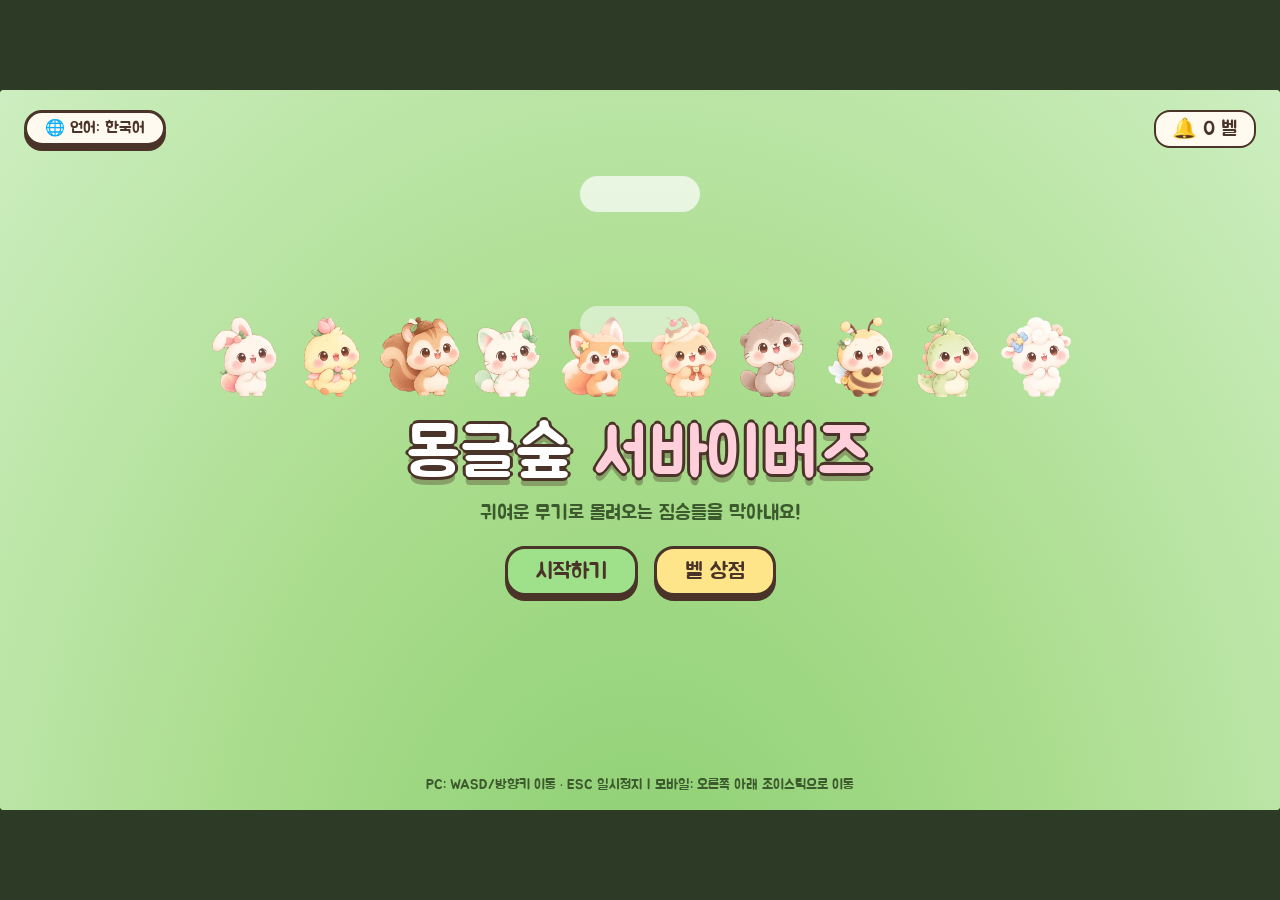
<file: index.html>
<!doctype html>
<html lang="ko">
<head>
<meta charset="utf-8">
<meta name="viewport" content="width=device-width, initial-scale=1, maximum-scale=1, user-scalable=no, viewport-fit=cover">
<meta name="mobile-web-app-capable" content="yes">
<meta name="apple-mobile-web-app-capable" content="yes">
<meta name="apple-mobile-web-app-status-bar-style" content="black-translucent">
<meta name="apple-mobile-web-app-title" content="몽글숲">
<link rel="apple-touch-icon" href="icon-180.png">
<link rel="manifest" href="manifest.json">
<meta name="theme-color" content="#a9dc8c">
<title>몽글숲 서바이버즈</title>
<link rel="preconnect" href="https://fonts.googleapis.com">
<link rel="preconnect" href="https://fonts.gstatic.com" crossorigin>
<link href="https://fonts.googleapis.com/css2?family=Jua&family=M+PLUS+Rounded+1c:wght@500;800&display=swap" rel="stylesheet">
<style>
:root {
  --u: 2px;
  --ink: #4a3328; --cream: #fffaf0; --paper: #fff4e0; --leaf: #7cc46a; --leaf2: #5aa64a;
  --pink: #ff8fab; --sky: #9cc6f2; --gold: #ffd84a; --bg: #2d3a26;
}
* { box-sizing: border-box; -webkit-tap-highlight-color: transparent; }
html, body { margin: 0; height: 100%; background: var(--bg); overflow: hidden; touch-action: none; user-select: none; -webkit-user-select: none; -webkit-touch-callout: none; }
body { font-family: 'Jua', 'Arial Rounded MT Bold', 'Apple SD Gothic Neo', sans-serif; color: var(--ink); }
body.ja { font-family: 'M PLUS Rounded 1c', 'Jua', 'Hiragino Maru Gothic ProN', sans-serif; font-weight: 800; }
body.ja .btn, body.ja .tg { font-weight: 800; }
#bLang { position: absolute; top: calc(var(--u) * 10); left: calc(var(--u) * 12); }
#stage { position: absolute; overflow: hidden; background: #a9dc8c; border-radius: calc(var(--u) * 2); }
#cv { position: absolute; inset: 0; width: 100%; height: 100%; image-rendering: pixelated; display: block; }
.screen { position: absolute; inset: 0; display: none; flex-direction: column; align-items: center; justify-content: center; z-index: 5; }
.screen.on { display: flex; }
.dim { background: rgba(45, 58, 38, 0.55); backdrop-filter: blur(2px); -webkit-backdrop-filter: blur(2px); }
img.px { image-rendering: pixelated; image-rendering: crisp-edges; }
img.px[src^="data:image/webp"] { image-rendering: auto; object-fit: contain; }
.btn { font-family: inherit; font-size: calc(var(--u) * 11); color: var(--ink); background: var(--cream); border: calc(var(--u) * 1.6) solid var(--ink); border-radius: calc(var(--u) * 10); padding: calc(var(--u) * 4) calc(var(--u) * 14); cursor: pointer; box-shadow: 0 calc(var(--u) * 2.5) 0 var(--ink); transition: transform .08s; }
.btn:active { transform: translateY(calc(var(--u) * 2)); box-shadow: 0 calc(var(--u) * 0.5) 0 var(--ink); }
.btn.green { background: #9fe08a; }
.btn.pink { background: #ffc2d1; }
.btn.yellow { background: #ffe58a; }
.btn.small { font-size: calc(var(--u) * 8); padding: calc(var(--u) * 2.5) calc(var(--u) * 9); }
.btn:disabled { opacity: .45; }
.panel { background: var(--paper); border: calc(var(--u) * 1.6) solid var(--ink); border-radius: calc(var(--u) * 10); box-shadow: 0 calc(var(--u) * 3) 0 rgba(74,51,40,.6); }
.row { display: flex; gap: calc(var(--u) * 8); align-items: center; justify-content: center; }

/* 타이틀 */
#title { background: radial-gradient(ellipse at 50% 120%, #8ccf72 0%, #a9dc8c 45%, #cdeec0 100%); }
#title .logo { font-size: calc(var(--u) * 34); color: #fff; text-shadow: 0 calc(var(--u)*1.5) 0 var(--ink), calc(var(--u)*1.5) 0 0 var(--ink), calc(var(--u)*-1.5) 0 0 var(--ink), 0 calc(var(--u)*-1.5) 0 var(--ink), 0 calc(var(--u)*4) 0 rgba(74,51,40,.35); letter-spacing: calc(var(--u) * 0.5); line-height: 1; }
#title .logo b { color: #ffd0dc; font-weight: normal; }
#title .sub { font-size: calc(var(--u) * 10); margin: calc(var(--u) * 6) 0 calc(var(--u) * 10); color: #3c5a2e; }
#parade { display: flex; gap: calc(var(--u) * 4); margin-bottom: calc(var(--u) * 12); height: calc(var(--u) * 46); align-items: flex-end; }
#parade img { width: calc(var(--u) * 40); height: calc(var(--u) * 40); animation: hop 0.8s ease-in-out infinite; }
@keyframes hop { 0%,100% { transform: translateY(0); } 50% { transform: translateY(calc(var(--u) * -5)); } }
#title .bells { position: absolute; top: calc(var(--u) * 10); right: calc(var(--u) * 12); font-size: calc(var(--u) * 10); background: var(--cream); border: calc(var(--u)*1.2) solid var(--ink); border-radius: calc(var(--u)*8); padding: calc(var(--u)*2) calc(var(--u)*8); }
#iosTip { position: absolute; bottom: calc(var(--u) * 20); left: 50%; transform: translateX(-50%); white-space: nowrap; background: #fffaf0; border: calc(var(--u) * 1.5) solid var(--ink); border-radius: calc(var(--u) * 6); padding: calc(var(--u) * 4) calc(var(--u) * 7); font-size: calc(var(--u) * 7.5); line-height: 1.35; text-align: center; box-shadow: 0 calc(var(--u) * 2) 0 rgba(0,0,0,.2); display: none; }
#iosTip.on { display: block; }
#title .hint { position: absolute; bottom: calc(var(--u) * 8); font-size: calc(var(--u) * 7); color: #3c5a2e; }
.cloud { position: absolute; width: calc(var(--u) * 60); height: calc(var(--u) * 18); background: #fff; border-radius: calc(var(--u) * 10); opacity: .7; animation: drift 40s linear infinite; }
@keyframes drift { from { transform: translateX(calc(var(--u) * -100)); } to { transform: translateX(calc(var(--u) * 700)); } }

/* 캐릭터 선택 */
#select { background: linear-gradient(#cdeec0, #a9dc8c); padding: calc(var(--u) * 8); }
#select h2, #shop h2 { margin: 0 0 calc(var(--u) * 5); font-size: calc(var(--u) * 16); font-weight: normal; }
.selwrap { display: flex; gap: calc(var(--u) * 8); width: 100%; height: calc(100% - var(--u) * 26); }
#chargrid { flex: 1.35; display: grid; grid-template-columns: repeat(5, 1fr); grid-template-rows: repeat(2, 1fr); gap: calc(var(--u) * 5); }
.cc { background: var(--cream); border: calc(var(--u) * 1.4) solid var(--ink); border-radius: calc(var(--u) * 8); display: flex; flex-direction: column; align-items: center; justify-content: center; cursor: pointer; position: relative; transition: transform .1s; padding: calc(var(--u)*2); }
.cc img.ch { width: calc(var(--u) * 48); height: calc(var(--u) * 48); }
.cc .nm { font-size: calc(var(--u) * 8); white-space: nowrap; }
.cc .wp { position: absolute; top: calc(var(--u) * 3); right: calc(var(--u) * 3); width: calc(var(--u) * 13); height: calc(var(--u) * 13); }
.cc .star { position: absolute; top: calc(var(--u) * 2); left: calc(var(--u) * 4); font-size: calc(var(--u) * 8); }
.cc.sel { transform: translateY(calc(var(--u) * -2)); box-shadow: 0 0 0 calc(var(--u) * 2) var(--gold), 0 calc(var(--u) * 3) 0 var(--ink); }
#chardetail { flex: 1; padding: calc(var(--u) * 8); display: flex; flex-direction: column; gap: calc(var(--u) * 4); }
#chardetail .top { display: flex; gap: calc(var(--u) * 6); align-items: center; }
#chardetail .top img { width: calc(var(--u) * 64); height: calc(var(--u) * 64); background: radial-gradient(circle, #fff 30%, transparent 70%); }
#chardetail .name { font-size: calc(var(--u) * 15); }
#chardetail .en { font-size: calc(var(--u) * 7); opacity: .6; }
#chardetail .story { font-size: calc(var(--u) * 7.5); line-height: 1.4; }
.tag { display: inline-flex; align-items: center; gap: calc(var(--u) * 3); font-size: calc(var(--u) * 7.5); background: #fff; border: calc(var(--u)) solid var(--ink); border-radius: calc(var(--u) * 6); padding: calc(var(--u) * 1.5) calc(var(--u) * 5); }
.tag img { width: calc(var(--u) * 12); height: calc(var(--u) * 12); }
#chardetail .best { font-size: calc(var(--u) * 7); opacity: .75; }
#chardetail .go { margin-top: auto; align-self: stretch; font-size: calc(var(--u) * 14); }

/* 레벨업 */
#levelup h2, #chest h2, #pause h2, #results h2 { font-size: calc(var(--u) * 22); margin: 0 0 calc(var(--u) * 8); color: #fff3a0; font-weight: normal; text-shadow: 0 calc(var(--u)*1.5) 0 var(--ink), calc(var(--u)*1.5) 0 0 var(--ink), calc(var(--u)*-1.5) 0 0 var(--ink), 0 calc(var(--u)*-1.5) 0 var(--ink); }
#cards { display: flex; gap: calc(var(--u) * 7); }
.card { width: calc(var(--u) * 112); height: calc(var(--u) * 150); background: var(--cream); border: calc(var(--u) * 1.6) solid var(--ink); border-radius: calc(var(--u) * 10); display: flex; flex-direction: column; align-items: center; padding: calc(var(--u) * 7) calc(var(--u) * 6); cursor: pointer; position: relative; box-shadow: 0 calc(var(--u) * 3) 0 var(--ink); animation: cardin .35s cubic-bezier(.2,1.6,.4,1) both; }
.card:hover, .card.focus { transform: translateY(calc(var(--u) * -4)); box-shadow: 0 0 0 calc(var(--u) * 2) var(--gold), 0 calc(var(--u) * 5) 0 var(--ink); }
@keyframes cardin { from { transform: scale(.6) translateY(calc(var(--u) * 20)); opacity: 0; } }
.card .ic { width: calc(var(--u) * 40); height: calc(var(--u) * 40); margin: calc(var(--u) * 4) 0; background: radial-gradient(circle, #fff 40%, transparent 72%); }
.card .kd { font-size: calc(var(--u) * 6.5); background: var(--sky); color: #fff; border-radius: calc(var(--u) * 5); padding: calc(var(--u) * 0.8) calc(var(--u) * 5); text-shadow: 0 calc(var(--u)*0.6) 0 rgba(0,0,0,.25); }
.card .kd.item { background: #b9a2e8; }
.card .kd.other { background: #e8a24a; }
.card .nm { font-size: calc(var(--u) * 10); margin-top: calc(var(--u) * 3); text-align: center; }
.card .lv { font-size: calc(var(--u) * 7); color: #8a6a50; }
.card .tx { font-size: calc(var(--u) * 7.3); text-align: center; margin-top: calc(var(--u) * 4); line-height: 1.35; }
.card .new { position: absolute; top: calc(var(--u) * -6); left: calc(var(--u) * -6); background: var(--pink); color: #fff; font-size: calc(var(--u) * 7); padding: calc(var(--u) * 1.5) calc(var(--u) * 5); border-radius: calc(var(--u) * 6); border: calc(var(--u)) solid var(--ink); transform: rotate(-8deg); }
.card .evo { position: absolute; bottom: calc(var(--u) * -6); background: var(--gold); font-size: calc(var(--u) * 6.5); padding: calc(var(--u) * 1.2) calc(var(--u) * 5); border-radius: calc(var(--u) * 6); border: calc(var(--u)) solid var(--ink); white-space: nowrap; }
.card .key { position: absolute; top: calc(var(--u) * 3); right: calc(var(--u) * 5); font-size: calc(var(--u) * 6); opacity: .4; }
.pips { display: flex; gap: calc(var(--u) * 1.5); margin-top: calc(var(--u) * 2); }
.pips i { width: calc(var(--u) * 5); height: calc(var(--u) * 5); border-radius: 50%; border: calc(var(--u) * 0.8) solid var(--ink); background: #fff; }
.pips i.f { background: var(--gold); }
.lvb { font-size: calc(var(--u) * 8); color: #fff; margin: calc(var(--u) * -5) 0 calc(var(--u) * 8); text-shadow: 0 calc(var(--u)*0.8) 0 var(--ink); }
.lvbtns { margin-top: calc(var(--u) * 12); }

/* 보물상자 */
#chest .panel { padding: calc(var(--u) * 10) calc(var(--u) * 16); display: flex; flex-direction: column; align-items: center; gap: calc(var(--u) * 5); min-width: calc(var(--u) * 200); }
#chest .big { width: calc(var(--u) * 56); height: calc(var(--u) * 56); animation: wob .6s ease-in-out infinite alternate; }
@keyframes wob { from { transform: rotate(-6deg) scale(1); } to { transform: rotate(6deg) scale(1.08); } }
#chest .line { display: flex; align-items: center; gap: calc(var(--u) * 5); font-size: calc(var(--u) * 9); }
#chest .line img { width: calc(var(--u) * 20); height: calc(var(--u) * 20); }
#chest .evot { font-size: calc(var(--u) * 13); color: #e8475a; }

/* 일시정지 & 결과 */
#pause .panel, #results .panel { padding: calc(var(--u) * 10) calc(var(--u) * 16); display: flex; flex-direction: column; gap: calc(var(--u) * 6); align-items: center; }
.toggles { display: grid; grid-template-columns: 1fr 1fr; gap: calc(var(--u) * 4); }
.tg { font-size: calc(var(--u) * 8); padding: calc(var(--u) * 3) calc(var(--u) * 8); border: calc(var(--u) * 1.2) solid var(--ink); border-radius: calc(var(--u) * 7); background: #fff; cursor: pointer; }
.tg.on { background: #9fe08a; }
#results .panel { min-width: calc(var(--u) * 330); max-height: 94%; }
.stats { display: flex; gap: calc(var(--u) * 10); font-size: calc(var(--u) * 9); }
.stats div { text-align: center; } .stats b { display: block; font-size: calc(var(--u) * 14); font-weight: normal; }
table.dps { border-collapse: collapse; font-size: calc(var(--u) * 7.5); width: 100%; }
table.dps td, table.dps th { padding: calc(var(--u) * 1.2) calc(var(--u) * 5); text-align: right; font-weight: normal; }
table.dps th { opacity: .6; } table.dps td:first-child, table.dps th:first-child { text-align: left; }
table.dps img { width: calc(var(--u) * 11); height: calc(var(--u) * 11); vertical-align: middle; margin-right: calc(var(--u) * 3); }
.bellsum { font-size: calc(var(--u) * 9); background: #fff3c4; border-radius: calc(var(--u) * 6); padding: calc(var(--u) * 3) calc(var(--u) * 10); }

/* 상점 */
#shop { background: linear-gradient(#ffe9c9, #f8d9a8); padding: calc(var(--u) * 8); }
#shopgrid { display: grid; grid-template-columns: repeat(5, 1fr); gap: calc(var(--u) * 5); width: 100%; }
.si { background: var(--cream); border: calc(var(--u) * 1.4) solid var(--ink); border-radius: calc(var(--u) * 8); padding: calc(var(--u) * 5); display: flex; flex-direction: column; align-items: center; gap: calc(var(--u) * 2); cursor: pointer; }
.si img { width: calc(var(--u) * 26); height: calc(var(--u) * 26); }
.si .nm { font-size: calc(var(--u) * 9); } .si .ds { font-size: calc(var(--u) * 6.5); text-align: center; min-height: 2.6em; }
.si .cost { font-size: calc(var(--u) * 7.5); background: #fff3c4; border-radius: calc(var(--u) * 5); padding: calc(var(--u) * 1) calc(var(--u) * 5); }
.si.maxed .cost { background: #c8f0b8; }
.si.cant { opacity: .6; }
#shop .bells { font-size: calc(var(--u) * 11); margin-bottom: calc(var(--u) * 5); }

/* 회전 안내 */
#rotate { position: fixed; inset: 0; z-index: 50; display: none; flex-direction: column; align-items: center; justify-content: center; background: #a9dc8c; font-size: 20px; text-align: center; gap: 14px; padding: 20px; }
#rotate .ph { width: 60px; height: 100px; border: 5px solid var(--ink); border-radius: 12px; animation: rot 1.6s ease-in-out infinite; background: var(--cream); }
@keyframes rot { 0%, 30% { transform: rotate(0); } 60%, 100% { transform: rotate(-90deg); } }
@media (orientation: portrait) and (pointer: coarse) { #rotate { display: flex; } }
</style>
</head>
<body>
<div id="stage">
  <canvas id="cv"></canvas>

  <div id="title" class="screen on">
    <div class="cloud" style="top:12%;animation-delay:-5s"></div>
    <div class="cloud" style="top:30%;animation-delay:-22s;opacity:.5"></div>
    <button class="btn small" id="bLang" data-i18n="langBtn">🌐 언어: 한국어</button>
    <div id="iosTip" data-i18n="iosTip">📱 전체화면으로 하려면: 공유 버튼(□↑) → 「홈 화면에 추가」 → 홈 화면의 몽글숲 아이콘으로 실행</div>
    <div class="bells">🔔 <span id="tBells">0</span> <span data-i18n="bellUnit">벨</span></div>
    <div id="parade"></div>
    <div class="logo" data-i18n="gameName">몽글숲 <b>서바이버즈</b></div>
    <div class="sub" data-i18n="sub">귀여운 무기로 몰려오는 짐승들을 막아내요!</div>
    <div class="row">
      <button class="btn green" id="bStart" data-i18n="start">시작하기</button>
      <button class="btn yellow" id="bShop" data-i18n="shop">벨 상점</button>
    </div>
    <div class="hint" data-i18n="hint">PC: WASD/방향키 이동 · ESC 일시정지  |  모바일: 화면을 드래그해서 이동</div>
  </div>

  <div id="select" class="screen">
    <h2 data-i18n="selTitle">함께 모험할 친구를 골라요</h2>
    <div class="selwrap">
      <div id="chargrid"></div>
      <div id="chardetail" class="panel"></div>
    </div>
    <button class="btn small" id="bSelBack" data-i18n="back" style="position:absolute;left:calc(var(--u)*8);top:calc(var(--u)*6)">← 뒤로</button>
  </div>

  <div id="shop" class="screen">
    <h2 data-i18n="shopTitle">벨 상점 · 영구 강화</h2>
    <div class="bells">🔔 <span id="sBells">0</span> <span data-i18n="bellUnit">벨</span></div>
    <div id="shopgrid"></div>
    <button class="btn small" id="bShopBack" data-i18n="back" style="position:absolute;left:calc(var(--u)*8);top:calc(var(--u)*6)">← 뒤로</button>
  </div>

  <div id="levelup" class="screen dim">
    <h2 data-i18n="levelUp">레벨 업!</h2>
    <div id="lvBonus" class="lvb"></div>
    <div id="cards"></div>
    <div class="row lvbtns">
      <button class="btn small yellow" id="bReroll">🍀 다시 뽑기</button>
      <button class="btn small" id="bSkip" data-i18n="skip">건너뛰기 (+10벨)</button>
    </div>
  </div>

  <div id="chest" class="screen dim">
    <div class="panel" id="chestPanel"></div>
  </div>

  <div id="pause" class="screen dim">
    <div class="panel">
      <h2 data-i18n="pauseTitle">잠깐 쉬어요</h2>
      <div id="pauseBuild" class="row" style="flex-wrap:wrap;max-width:calc(var(--u)*260)"></div>
      <div class="toggles" id="toggles"></div>
      <div class="row">
        <button class="btn green" id="bResume" data-i18n="resume">계속하기</button>
        <button class="btn pink small" id="bQuit" data-i18n="quit">그만두기</button>
      </div>
    </div>
  </div>

  <div id="results" class="screen dim">
    <div class="panel" id="resPanel"></div>
  </div>
</div>
<div id="rotate"><div class="ph"></div><div data-i18n="rotate">휴대폰을 <b>가로</b>로 돌려주세요!<br><small>몽글숲 서바이버즈는 16:9 가로 화면으로 즐겨요</small></div></div>

<script src="js/charart.js"></script>
<script src="js/sprites.js"></script>
<script src="js/data.js"></script>
<script src="js/i18n.js"></script>
<script src="js/audio.js"></script>
<script src="js/game.js"></script>
<script src="js/ui.js"></script>
</body>
</html>
</file>
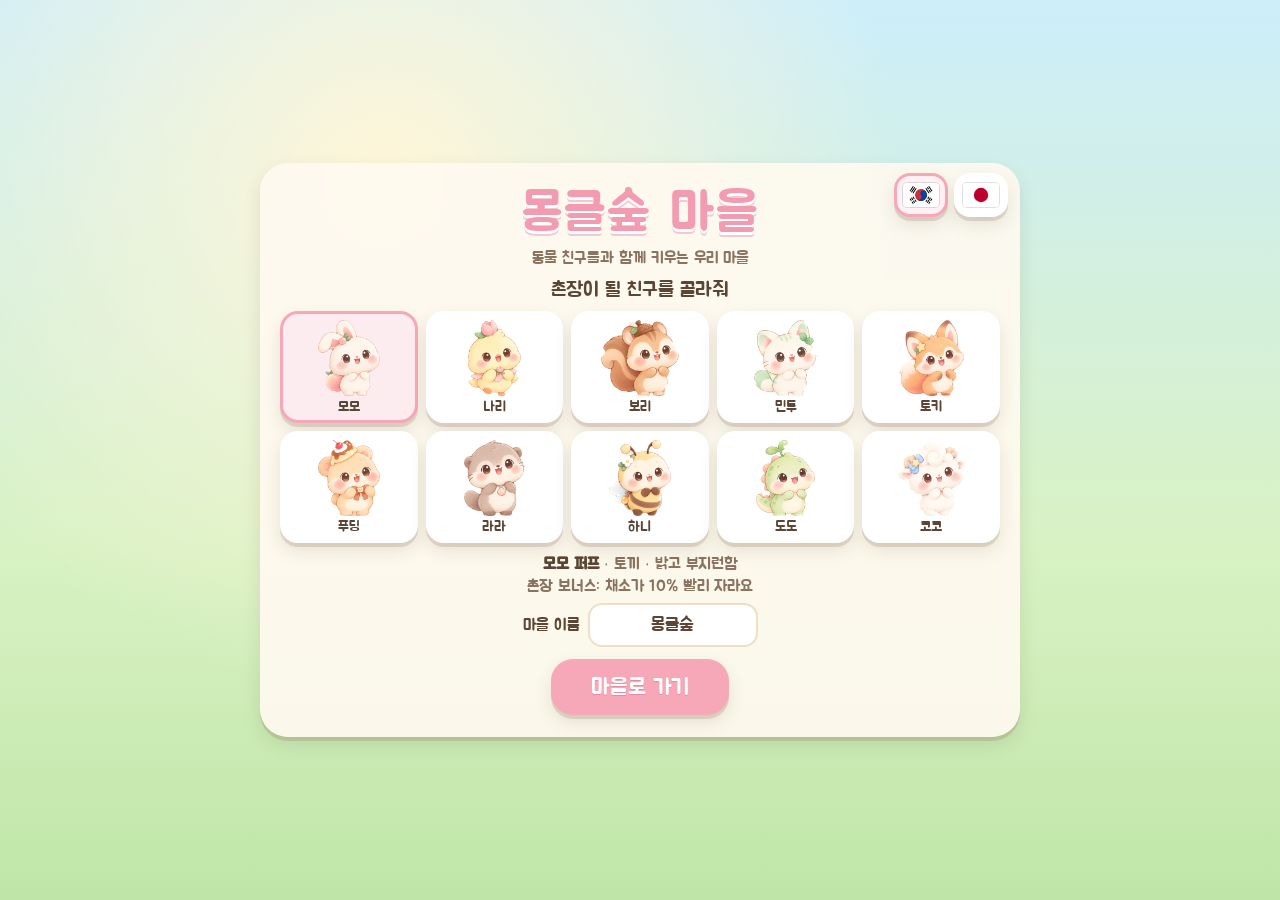
<file: village/index.html>
<!doctype html>
<html lang="ko">
<head>
<meta charset="utf-8">
<meta name="viewport" content="width=device-width, initial-scale=1, maximum-scale=1, user-scalable=no, viewport-fit=cover">
<title>몽글숲 마을</title>
<meta name="theme-color" content="#bfe6a8">
<meta name="description" content="동물 친구들과 농사짓고 건물을 지으며 키우는 힐링 마을 게임">
<meta property="og:title" content="몽글숲 마을">
<meta property="og:description" content="동물 친구들과 농사짓고 건물을 지으며 키우는 힐링 마을 게임">
<link rel="preconnect" href="https://fonts.googleapis.com">
<link rel="stylesheet" href="https://fonts.googleapis.com/css2?family=Jua&family=M+PLUS+Rounded+1c:wght@500&display=swap">
<link rel="stylesheet" href="css/ui.css">
</head>
<body>
<!-- 게임 화면(Phaser 캔버스)이 들어가는 곳 -->
<div id="game"></div>

<!-- 화면 위에 겹쳐지는 메뉴(HTML) -->
<div id="ui">
  <!-- 타이틀: 촌장 고르기 -->
  <section id="title" class="screen">
    <div class="title-card">
      <!-- 언어 고르기 (국기) -->
      <div id="langPick" class="lang-pick" role="group" aria-label="Language">
        <button data-lang="ko" aria-label="한국어" title="한국어"><img src="art/ui/flag_ko.svg" alt=""><span>한국어</span></button>
        <button data-lang="ja" aria-label="日本語" title="日本語"><img src="art/ui/flag_ja.svg" alt=""><span>日本語</span></button>
      </div>
      <h1 class="logo" data-i18n="title.logo">몽글숲 마을</h1>
      <p class="subtitle" data-i18n="title.subtitle"></p>
      <div id="continueBox" class="continue-box hidden">
        <img id="contImg" alt="">
        <div class="cont-text"><b id="contInfo"></b><small id="contWhen"></small></div>
        <div class="cont-btns">
          <button id="continueBtn" class="btn primary big" data-i18n="title.continue"></button>
          <button id="newGameBtn" class="btn" data-i18n="title.newGame"></button>
        </div>
      </div>
      <div id="newBox">
      <p id="newWarn" class="new-warn hidden" data-i18n="title.newWarn"></p>
      <h2 data-i18n="title.pickMayor"></h2>
      <div id="mayorList" class="mayor-list"></div>
      <p id="mayorInfo" class="mayor-info"></p>
      <label class="village-name">
        <span data-i18n="title.villageName"></span>
        <input id="villageName" maxlength="10" autocomplete="off">
      </label>
      <div class="start-row">
        <button id="backBtn" class="btn hidden" data-i18n="title.back"></button>
        <button id="startBtn" class="btn primary big" data-i18n="title.start"></button>
      </div>
      </div>
    </div>
  </section>

  <!-- 마을 화면 위 HUD -->
  <section id="hud" class="hidden">
    <div class="topbar">
      <div class="res"><span class="ico">🪙</span><b id="coinText">0</b></div>
      <div class="res"><span class="ico">🪵</span><b id="woodText">0</b></div>
      <div class="res"><span class="ico">🪨</span><b id="stoneText">0</b></div>
      <button class="res builder" id="builderRes" data-i18n-aria="aria.builders"><span class="ico">🔨</span><b id="builderText">0/2</b></button>
      <div class="rank">
        <span id="rankName"></span>
        <div class="gauge"><i id="rankGauge"></i></div>
      </div>
      <div id="clockText" class="clock"></div>
      <button id="muteBtn" class="btn icon" data-i18n-aria="aria.sound">🔊</button>
    </div>
    <div class="village-title" id="villageTitle"></div>
    <div class="zoom-tools">
      <button id="zoomIn" class="btn icon" data-i18n-aria="aria.zoomIn">＋</button>
      <button id="zoomOut" class="btn icon" data-i18n-aria="aria.zoomOut">－</button>
      <button id="centerBtn" class="btn icon" data-i18n-aria="aria.center">🎯</button>
    </div>
    <div id="holdChip" class="hold-chip hidden"><span id="holdText"></span><small data-i18n="farm.holdHint"></small><button id="holdCancel" class="btn icon" data-i18n-aria="aria.drop">✕</button></div>
    <div id="tutorial" class="tutorial hidden"></div>
    <nav class="bottombar" id="menuBar"></nav>
    <!-- 건물 놓기 모드 -->
    <div id="placeBar" class="place-bar">
      <div class="place-info"><b id="placeName"></b><small id="placeHint"></small></div>
      <div class="place-btns">
        <button id="placeRotate" class="btn">🔄 <span data-i18n="build.rotate"></span></button>
        <button id="placeCancel" class="btn">✕ <span data-i18n="build.cancel"></span></button>
        <button id="placeOk" class="btn primary">✓ <span id="placeOkText"></span></button>
      </div>
    </div>
  </section>

  <div id="toast" class="toast"></div>
</div>

<script src="lib/phaser.min.js"></script>
<script type="module" src="src/main.js"></script>
</body>
</html>
</file>
<file: village/css/ui.css>
/* 몽글숲 마을 · 화면 위 메뉴(HTML) 디자인 */
:root {
  --bg: #bfe6a8;
  --panel: #fffaf0;
  --panel-edge: #f0dfc4;
  --text: #5b4636;
  --text-soft: #8a7360;
  --accent: #f7a8b8;
  --accent-dark: #e98aa0;
  --gold: #f7c948;
  --shadow: 0 4px 0 rgba(120, 90, 60, .18), 0 8px 18px rgba(80, 60, 40, .12);
  --font: 'Jua', 'M PLUS Rounded 1c', 'Apple SD Gothic Neo', 'Malgun Gothic', 'Hiragino Maru Gothic ProN', sans-serif;
  --safe-l: env(safe-area-inset-left, 0px);
  --safe-r: env(safe-area-inset-right, 0px);
  --safe-b: env(safe-area-inset-bottom, 0px);
  --safe-t: env(safe-area-inset-top, 0px);
}

* { box-sizing: border-box; -webkit-tap-highlight-color: transparent; }
html, body {
  margin: 0; height: 100%; overflow: hidden;
  background: var(--bg); color: var(--text); font-family: var(--font);
  user-select: none; -webkit-user-select: none; touch-action: none;
}
#game { position: fixed; inset: 0; }
#game canvas { display: block; }
#ui { position: fixed; inset: 0; pointer-events: none; }
#ui > * { pointer-events: auto; }
.hidden { display: none !important; }

/* 버튼: 손가락으로 누르기 쉽게 최소 44px */
.btn {
  font-family: var(--font); font-size: 17px; color: var(--text);
  min-height: 44px; min-width: 44px; padding: 0 16px;
  border: 0; border-radius: 16px; background: var(--panel);
  box-shadow: var(--shadow); cursor: pointer;
  transition: transform .08s;
}
.btn:active { transform: translateY(2px) scale(.97); }
.btn.primary { background: var(--accent); color: #fff; text-shadow: 0 1px 0 var(--accent-dark); }
.btn.big { font-size: 22px; min-height: 56px; padding: 0 40px; border-radius: 22px; }
.btn.icon { padding: 0; width: 44px; font-size: 20px; border-radius: 50%; }

/* ---------- 타이틀 ---------- */
.screen {
  position: absolute; inset: 0; display: flex; align-items: center; justify-content: center;
  padding: max(12px, var(--safe-t)) max(16px, var(--safe-r)) max(12px, var(--safe-b)) max(16px, var(--safe-l));
  background: radial-gradient(circle at 30% 20%, #fff6d8 0%, transparent 45%),
              linear-gradient(180deg, #cdeefb 0%, #d9f2c4 60%, #bfe6a8 100%);
  overflow-y: auto; touch-action: pan-y;
}
.title-card {
  width: min(760px, 100%); background: rgba(255, 250, 240, .92);
  border-radius: 28px; padding: 18px 20px 22px; box-shadow: var(--shadow);
  text-align: center;
}
.logo {
  margin: 0; font-size: clamp(34px, 6vw, 52px); font-weight: normal; color: #f39bb0;
  text-shadow: 0 3px 0 #fff, 0 5px 0 #f0c9d2;
  letter-spacing: 2px;
}
.subtitle { margin: 2px 0 10px; color: var(--text-soft); }
.title-card h2 { margin: 6px 0 8px; font-size: 20px; font-weight: normal; }
.mayor-list {
  display: grid; grid-template-columns: repeat(5, 1fr); gap: 8px;
}
.mayor {
  position: relative; border: 3px solid transparent; border-radius: 18px;
  background: #fff; padding: 6px 2px 4px; cursor: pointer; box-shadow: var(--shadow);
  font-family: var(--font); color: var(--text); min-height: 44px;
}
.mayor img { height: clamp(48px, 9vw, 76px); width: auto; display: block; margin: 0 auto 2px; pointer-events: none; }
.mayor span { font-size: 14px; }
.mayor.selected { border-color: var(--c, var(--accent)); background: color-mix(in srgb, var(--c, #fff) 22%, #fff); }
.mayor.selected img { animation: hop .6s ease-in-out infinite; }
@keyframes hop { 0%,100% { transform: translateY(0) scale(1,1); } 40% { transform: translateY(-6px) scale(.96,1.04); } 70% { transform: translateY(0) scale(1.05,.95); } }
.mayor-info { min-height: 44px; margin: 10px 0 6px; color: var(--text-soft); line-height: 1.4; }
.mayor-info b { color: var(--text); }
.village-name { display: inline-flex; align-items: center; gap: 8px; margin: 0 0 12px; }
.village-name input {
  font-family: var(--font); font-size: 18px; color: var(--text);
  height: 44px; width: 170px; padding: 0 12px; border-radius: 14px;
  border: 2px solid var(--panel-edge); background: #fff; text-align: center;
  user-select: text; -webkit-user-select: text;
}

/* ---------- HUD ---------- */
#hud { position: absolute; inset: 0; pointer-events: none; }
#hud > * { pointer-events: auto; }
.topbar {
  position: absolute; top: max(8px, var(--safe-t)); left: max(10px, var(--safe-l)); right: max(10px, var(--safe-r));
  display: flex; align-items: center; gap: 8px; flex-wrap: wrap; pointer-events: none;
}
.topbar > * { pointer-events: auto; }
.res, .rank, .clock {
  display: flex; align-items: center; gap: 4px; height: 40px; padding: 0 12px;
  background: rgba(255, 250, 240, .92); border-radius: 20px; box-shadow: var(--shadow);
  font-size: 17px;
}
.res .ico { font-size: 18px; }
.rank { gap: 8px; }
.gauge { width: 90px; height: 12px; border-radius: 6px; background: #efe2cc; overflow: hidden; }
.gauge i { display: block; height: 100%; width: 0; border-radius: 6px; background: linear-gradient(90deg, var(--gold), #f39bb0); transition: width .4s; }
.clock { margin-left: auto; color: var(--text-soft); }
.village-title {
  position: absolute; top: calc(max(8px, var(--safe-t)) + 50px); left: max(10px, var(--safe-l));
  font-size: 15px; color: #fff; text-shadow: 0 1px 2px rgba(60, 90, 40, .6); pointer-events: none;
}
.zoom-tools {
  position: absolute; right: max(10px, var(--safe-r)); top: 50%; transform: translateY(-50%);
  display: flex; flex-direction: column; gap: 10px;
}
.bottombar {
  position: absolute; left: 50%; transform: translateX(-50%);
  bottom: max(8px, var(--safe-b));
  display: flex; gap: 6px; padding: 6px; border-radius: 24px;
  background: rgba(255, 250, 240, .92); box-shadow: var(--shadow);
}
.menu-btn {
  display: flex; flex-direction: column; align-items: center; justify-content: center;
  min-width: 64px; height: 56px; padding: 0 6px; border: 0; border-radius: 18px; background: transparent;
  font-family: var(--font); color: var(--text); font-size: 13px; cursor: pointer;
}
.menu-btn .ico { font-size: 24px; line-height: 1; }
.menu-btn:active { background: #f6ead6; }

/* ---------- 알림(토스트) ---------- */
.toast {
  position: absolute; left: 50%; bottom: calc(max(8px, var(--safe-b)) + 84px);
  transform: translate(-50%, 20px); opacity: 0; pointer-events: none;
  background: rgba(91, 70, 54, .9); color: #fff; padding: 10px 18px; border-radius: 18px;
  font-size: 16px; transition: opacity .25s, transform .25s; white-space: nowrap; max-width: 92vw;
}
.toast.show { opacity: 1; transform: translate(-50%, 0); }

/* 작은 화면(세로 폰 등) */
@media (max-width: 560px) {
  .mayor-list { grid-template-columns: repeat(5, 1fr); gap: 5px; }
  .mayor span { font-size: 12px; }
  .menu-btn { min-width: 48px; font-size: 11px; }
  .res, .rank, .clock { height: 36px; font-size: 15px; padding: 0 9px; }
  .gauge { width: 56px; }
  .clock { display: none; }
}
/* 가로 폰(높이가 낮을 때) */
@media (max-height: 460px) {
  .title-card { padding: 10px 16px 14px; }
  .logo { font-size: 32px; }
  .subtitle { display: none; }
  .mayor img { height: 50px; }
  .mayor-info { min-height: 0; margin: 6px 0; font-size: 14px; }
  .btn.big { min-height: 48px; font-size: 19px; }
  .menu-btn { height: 48px; }
  .village-title { display: none; }
}

/* ---------- 3단계: 창(패널), 가방, 가게 ---------- */
.panel-wrap {
  position: absolute; inset: 0; display: flex; align-items: center; justify-content: center;
  background: rgba(91, 70, 54, .25); padding: 12px max(16px, var(--safe-r)) 12px max(16px, var(--safe-l));
  animation: fadeIn .15s ease-out;
}
@keyframes fadeIn { from { opacity: 0; } }
@keyframes popIn { from { transform: scale(.92); opacity: 0; } }
.panel {
  width: min(560px, 100%); max-height: min(560px, 100%); display: flex; flex-direction: column;
  background: var(--panel); border-radius: 24px; box-shadow: var(--shadow); animation: popIn .18s ease-out;
}
.panel header { display: flex; align-items: center; justify-content: space-between; gap: 8px; padding: 12px 12px 6px 18px; }
.panel h3 { margin: 0; font-weight: normal; font-size: 21px; }
.panel-sub { margin: 2px 0 0; font-size: 14px; color: var(--text-soft); }
.panel-sub:empty { display: none; }
.panel-body { overflow-y: auto; padding: 4px 16px 16px; touch-action: pan-y; display: flex; flex-direction: column; gap: 10px; }
.empty { text-align: center; color: var(--text-soft); margin: 20px 0; }
.btn.small { min-height: 40px; font-size: 15px; padding: 0 12px; border-radius: 14px; }
.btn:disabled { opacity: .45; }
.btn.big-ish { min-height: 50px; font-size: 18px; }

.item-grid { display: grid; grid-template-columns: repeat(auto-fill, minmax(64px, 1fr)); gap: 8px; }
.item {
  position: relative; height: 64px; border: 2px solid var(--panel-edge); border-radius: 16px; background: #fff;
  font-family: var(--font); color: var(--text); cursor: pointer; display: flex; align-items: center; justify-content: center;
}
.item .emo { font-size: 30px; line-height: 1; }
.item .badge { position: absolute; left: 5px; top: 3px; font-size: 16px; }
.item b { position: absolute; right: 6px; bottom: 3px; font-weight: normal; font-size: 14px; }
.item.named { height: 84px; flex-direction: column; padding-bottom: 14px; }
.item .nm { position: absolute; bottom: 4px; left: 0; right: 0; font-style: normal; font-size: 13px; }
.item.named b { bottom: 20px; }
.item.sel { border-color: var(--accent); background: #fff1f4; }
.item-info { min-height: 44px; display: flex; align-items: center; gap: 10px; flex-wrap: wrap; color: var(--text-soft); }
.item-info b { color: var(--text); font-weight: normal; }

.shop-list { display: flex; flex-direction: column; gap: 8px; }
.shop-row { display: flex; align-items: center; gap: 10px; padding: 8px 10px; background: #fff; border-radius: 16px; border: 2px solid var(--panel-edge); }
.shop-row.off { background: #fbf7ef; }
.shop-row .emo { font-size: 30px; width: 36px; text-align: center; flex: none; }
.shop-text { flex: 1; min-width: 0; display: flex; flex-wrap: wrap; align-items: center; gap: 4px 6px; }
.shop-text b { font-weight: normal; font-size: 17px; }
.shop-text small { width: 100%; color: var(--text-soft); font-size: 13px; }
.tag { font-size: 12px; padding: 1px 7px; border-radius: 8px; }
.tag.good { background: #dff3d4; color: #4a8a3c; }
.tag.slow { background: #f3e6d2; color: #9a7a55; }
.shop-btns { display: flex; gap: 6px; flex: none; }

/* 들고 있는 씨앗 */
.hold-chip {
  position: absolute; left: 50%; transform: translateX(-50%); top: calc(max(8px, var(--safe-t)) + 52px);
  display: flex; align-items: center; gap: 8px; height: 44px; padding: 0 6px 0 14px;
  background: #fff1f4; border: 2px solid var(--accent); border-radius: 22px; box-shadow: var(--shadow); font-size: 16px;
}
.hold-chip small { color: var(--text-soft); font-size: 13px; }
.hold-chip .btn.icon { width: 34px; min-width: 34px; min-height: 34px; height: 34px; font-size: 15px; box-shadow: none; background: #fff; }

/* 안내 문구 */
.tutorial {
  position: absolute; left: 50%; transform: translateX(-50%); bottom: calc(max(8px, var(--safe-b)) + 78px);
  max-width: min(92vw, 560px); padding: 9px 16px; border-radius: 18px; text-align: center;
  background: rgba(255, 250, 240, .95); box-shadow: var(--shadow); font-size: 16px; pointer-events: none;
  animation: bob 1.6s ease-in-out infinite;
}
@keyframes bob { 0%, 100% { transform: translate(-50%, 0); } 50% { transform: translate(-50%, -4px); } }
.menu-btn.bump .ico, .res.bump { animation: bump .45s ease-out; }
@keyframes bump { 30% { transform: scale(1.25); } }
@media (max-height: 460px) {
  .hold-chip { top: calc(max(8px, var(--safe-t)) + 46px); }
  .tutorial { bottom: calc(max(8px, var(--safe-b)) + 66px); font-size: 14px; padding: 6px 14px; }
  .panel { max-height: 100%; }
  .panel header { padding-top: 8px; }
}
@media (prefers-reduced-motion: reduce) { .tutorial, .mayor.selected img { animation: none; } }

/* ---------- 4단계: 이어하기, 설정 ---------- */
.continue-box { display: flex; align-items: center; gap: 14px; flex-wrap: wrap; justify-content: center; margin: 8px 0 4px; padding: 12px 16px; background: #fff; border-radius: 20px; box-shadow: var(--shadow); }
.continue-box img { height: 72px; animation: hop 1.2s ease-in-out infinite; }
.cont-text { display: flex; flex-direction: column; gap: 4px; text-align: left; min-width: 0; }
.cont-text b { font-weight: normal; font-size: 19px; }
.cont-text small { color: var(--text-soft); font-size: 14px; }
.cont-btns { display: flex; gap: 8px; align-items: center; flex-wrap: wrap; justify-content: center; }
.new-warn { margin: 8px auto 2px; max-width: 520px; padding: 8px 12px; border-radius: 14px; background: #fff1e6; color: #a2582b; font-size: 15px; }
.start-row { display: flex; gap: 10px; justify-content: center; flex-wrap: wrap; }
.start-row .btn.danger, .btn.danger { background: #f39b8e; color: #fff; }
.set-row { display: flex; align-items: center; justify-content: space-between; gap: 10px; flex-wrap: wrap; padding: 8px 0; border-bottom: 2px dashed var(--panel-edge); }
.set-row:last-child { border-bottom: 0; }
.set-row > span { font-size: 17px; }
.set-col { display: flex; flex-direction: column; gap: 8px; padding: 8px 0; border-bottom: 2px dashed var(--panel-edge); }
.set-col h4 { margin: 0; font-weight: normal; font-size: 17px; }
.set-btns { display: flex; gap: 8px; flex-wrap: wrap; }
.set-note { margin: 0; color: var(--text-soft); font-size: 14px; line-height: 1.45; }
.code-box { width: 100%; min-height: 64px; font-family: ui-monospace, monospace; font-size: 12px; color: var(--text); border: 2px solid var(--panel-edge); border-radius: 12px; padding: 8px; background: #fff; resize: vertical; user-select: text; -webkit-user-select: text; word-break: break-all; }
.away-list { display: flex; flex-direction: column; gap: 6px; font-size: 18px; margin: 4px 0 6px; }

/* ---------- 5단계: 건설 ---------- */
.res.builder { border: 0; font-family: var(--font); color: var(--text); cursor: pointer; }
.res.builder.working .ico { display: inline-block; animation: knock .5s ease-in-out infinite; }
@keyframes knock { 50% { transform: rotate(-25deg); } }
.cost { display: inline-block; padding: 0 4px; border-radius: 6px; background: #f6ead6; color: var(--text); margin-right: 2px; }
.cost.short { background: #fde0dc; color: #c4524a; }
.costs { line-height: 1.8; }
.shop-btns.col { flex-direction: column; align-items: flex-end; gap: 2px; }
.why { font-size: 12px; color: #c4524a; white-space: nowrap; }
.shop-row.locked { opacity: .7; }
.head-btns { display: flex; gap: 8px; align-items: center; }
.job-box { display: flex; flex-direction: column; gap: 8px; align-items: flex-start; padding: 10px 12px; background: #fff; border: 2px solid var(--panel-edge); border-radius: 16px; }
.job-box b { font-weight: normal; font-size: 17px; }
.progress { width: 100%; height: 14px; border-radius: 7px; background: #efe2cc; overflow: hidden; }
.progress i { display: block; height: 100%; border-radius: 7px; background: linear-gradient(90deg, #8fd19e, #b8e7a4); transition: width .5s; }
.place-bar {
  position: absolute; left: 50%; transform: translateX(-50%); bottom: max(8px, var(--safe-b));
  display: none; align-items: center; gap: 12px; flex-wrap: wrap; justify-content: center;
  padding: 8px 10px 8px 16px; border-radius: 24px; background: rgba(255, 250, 240, .96); box-shadow: var(--shadow);
  max-width: calc(100vw - 20px);
}
.place-info { display: flex; flex-direction: column; min-width: 0; }
.place-info b { font-weight: normal; font-size: 17px; }
.place-info small { color: var(--text-soft); font-size: 13px; }
.place-info small.bad { color: #c4524a; }
.place-btns { display: flex; gap: 8px; }
#hud.placing .place-bar { display: flex; }
#hud.placing .bottombar, #hud.placing .tutorial, #hud.placing .hold-chip { display: none !important; }
@media (max-height: 460px) {
  .place-bar { padding: 5px 8px 5px 12px; gap: 8px; }
  .place-btns .btn { min-height: 40px; font-size: 15px; padding: 0 12px; }
}
@media (max-width: 560px) { .place-btns .btn span { display: none; } }
/* 안내 문구가 떠 있으면 알림을 그 위로 */
#ui:has(#tutorial:not(.hidden)) .toast { bottom: calc(max(8px, var(--safe-b)) + 128px); }
@media (max-height: 460px) { #ui:has(#tutorial:not(.hidden)) .toast { bottom: calc(max(8px, var(--safe-b)) + 108px); } }
#ui:has(#hud.placing) .toast { bottom: calc(max(8px, var(--safe-b)) + 84px); }
@media (max-width: 560px) { .village-title { display: none; } .res.builder { padding: 0 8px; } }

/* ---------- 언어 고르기 (국기) ---------- */
.title-card { position: relative; }
.lang-pick { position: absolute; top: 10px; right: 12px; display: flex; gap: 6px; }
.lang-pick button {
  display: flex; align-items: center; gap: 6px; min-height: 44px; padding: 0 10px 0 6px;
  border: 3px solid transparent; border-radius: 16px; background: #fff; box-shadow: var(--shadow);
  font-family: var(--font); font-size: 14px; color: var(--text-soft); cursor: pointer;
}
.lang-pick img { width: 36px; height: 24px; border-radius: 4px; box-shadow: 0 0 0 1px rgba(0,0,0,.12); display: block; }
.lang-pick button.selected { border-color: var(--accent); color: var(--text); background: #fff1f4; }
.lang-pick button:active { transform: scale(.95); }
/* 국기만 보여줌 (글자는 화면 읽기용) */
.lang-pick span { position: absolute; width: 1px; height: 1px; overflow: hidden; clip: rect(0 0 0 0); }
.lang-pick button { padding: 0 6px; }
@media (max-height: 460px) { .lang-pick { top: 6px; right: 8px; } }
@media (max-width: 560px) { .title-card { padding-top: 58px; } }
.lang-row { display: flex; gap: 8px; }
.lang-row .btn img { width: 30px; height: 20px; border-radius: 3px; vertical-align: middle; box-shadow: 0 0 0 1px rgba(0,0,0,.12); }
.lang-row .btn.selected { outline: 3px solid var(--accent); }
/* 타이틀이 화면보다 길 때 위쪽(로고·국기)이 잘리지 않게: 가운데 정렬은 margin:auto로 */
.screen { align-items: flex-start; }
.title-card { margin: auto; }
@media (max-height: 640px) and (min-height: 461px) {
  .mayor img { height: 58px; }
  .title-card { padding-top: 12px; }
  .subtitle { margin-bottom: 4px; }
}

/* ---------- 6단계: 주민 대화, 주민 목록, 의뢰, 편지 ---------- */
/* 대화 상자: 화면 아래쪽에 붙어서 마을이 위로 보이게 */
.panel-wrap.talk-wrap { align-items: flex-end; background: rgba(91, 70, 54, .08); padding-bottom: max(8px, var(--safe-b)); }
.talk-wrap .panel { width: min(640px, 100%); max-height: min(360px, 78%); animation: slideUp .2s ease-out; }
@keyframes slideUp { from { transform: translateY(30px); opacity: 0; } }
.talk-wrap .panel header { padding-bottom: 0; }
.talk-main { display: flex; gap: 12px; align-items: flex-start; }
.talk-face {
  width: 88px; height: 100px; object-fit: contain; flex: none; padding: 6px; border-radius: 20px;
  background: color-mix(in srgb, var(--c, #f7a8b8) 28%, #fff); border: 2px solid color-mix(in srgb, var(--c, #f7a8b8) 50%, #fff);
}
.talk-face.happy { animation: hop .5s ease-in-out 2; }
.talk-face.sad { animation: sway .35s ease-in-out 3; }
@keyframes sway { 25% { transform: rotate(-5deg); } 75% { transform: rotate(5deg); } }
.talk-right { flex: 1; min-width: 0; display: flex; flex-direction: column; gap: 8px; }
.talk-line { margin: 0; font-size: 18px; line-height: 1.5; min-height: 3em; padding: 10px 14px; background: #fff; border-radius: 16px; border: 2px solid var(--panel-edge); cursor: pointer; }
.talk-btns { display: flex; gap: 8px; flex-wrap: wrap; justify-content: flex-end; }
.talk-quest { display: flex; align-items: center; gap: 8px 10px; flex-wrap: wrap; padding: 8px 12px; border-radius: 14px; background: #fffdf6; border: 2px dashed var(--panel-edge); font-size: 16px; }
.talk-quest small { color: var(--text-soft); }
.talk-quest .btn { margin-left: auto; }
.talk-quest.ready { border-color: var(--gold); background: #fff8dc; }
@media (max-height: 460px) {
  .talk-wrap .panel { max-height: 96%; }
  .talk-face { width: 64px; height: 74px; }
  .talk-line { font-size: 16px; min-height: 2.4em; padding: 6px 10px; }
}

/* 호감도 하트 막대 */
.heart-row { display: flex; align-items: center; gap: 8px; width: 100%; }
.heart-row small { width: auto !important; color: var(--text-soft); font-size: 13px; white-space: nowrap; }
.heart-gauge { flex: 1; min-width: 60px; height: 10px; border-radius: 5px; background: #f6e3e8; overflow: hidden; }
.heart-gauge i { display: block; height: 100%; border-radius: 5px; background: linear-gradient(90deg, #f7a8b8, #f06f8f); transition: width .5s; }
.tag.tier { background: #fde4ea; color: #c4527a; white-space: nowrap; }
.tag.tier.t0 { background: #f1ebe2; color: #8a7360; }
.tag.tier.t3, .tag.tier.t4 { background: #f06f8f; color: #fff; }

/* 의뢰 · 주민 목록 */
.q-face { width: 52px; height: 56px; object-fit: contain; flex: none; border-radius: 14px; padding: 3px; background: #f6ead6; }
.q-face.shadowed { filter: brightness(0) opacity(.22); background: transparent; }
.quest-row.ready { border-color: var(--gold); background: #fffbea; }
.quest-row.done { opacity: .6; }
.quest-row .progress { height: 10px; }
.quest-row .q-text { font-size: 15px; color: var(--text); }
.quest-all { margin: 0; padding: 10px 12px; border-radius: 14px; background: #fff3c4; text-align: center; font-size: 16px; }
.res-row .soft { color: var(--text-soft); font-size: 13px; }
.res-row .bd { color: #e0708a; font-weight: normal; }
.menu-btn { position: relative; }
.menu-btn .dot { position: absolute; top: 2px; right: 6px; min-width: 20px; height: 20px; padding: 0 5px; border-radius: 10px; background: #f06f8f; color: #fff; font-size: 13px; line-height: 20px; box-shadow: 0 0 0 2px #fffaf0; }
.menu-btn.glow { animation: glow 1.2s ease-in-out infinite; }
@keyframes glow { 50% { background: #fff1c4; box-shadow: 0 0 0 3px var(--gold); } }
.item .love { position: absolute; right: 5px; top: 2px; color: #f06f8f; font-size: 16px; }
.item.loved { border-color: #f7a8b8; }
.item.named .nm { white-space: nowrap; overflow: hidden; text-overflow: ellipsis; padding: 0 3px; }

/* 편지 */
.letter {
  position: relative; padding: 18px 18px 14px 18px; border-radius: 16px; line-height: 1.7; font-size: 17px;
  background: repeating-linear-gradient(#fffdf8 0 30px, #f3e7d6 30px 31px); border: 2px solid color-mix(in srgb, var(--c, #f7a8b8) 55%, #fff);
}
.letter p { margin: 0 0 6px; padding-right: 74px; }
.letter .sign { text-align: right; color: var(--text-soft); padding-right: 74px; }
.letter-face { position: absolute; right: 10px; bottom: 10px; width: 66px; height: 76px; object-fit: contain; }
.letter-gift { margin: 0; text-align: center; font-size: 17px; }

/* 친구 사진 */
.polaroid { align-self: center; background: #fff; padding: 12px 12px 6px; border-radius: 6px; box-shadow: var(--shadow); transform: rotate(-2deg); text-align: center; }
.polaroid .shot { position: relative; width: min(260px, 70vw); height: 170px; border-radius: 4px; overflow: hidden; display: flex; align-items: flex-end; justify-content: center; gap: 4px;
  background: linear-gradient(#cfeefc, color-mix(in srgb, var(--c, #f7a8b8) 35%, #fff) 70%, #bfe6a8 70%); }
.polaroid .shot img { height: 130px; width: auto; margin-bottom: 8px; }
.polaroid .p-heart { position: absolute; top: 8px; left: calc(50% - 12px); color: #f06f8f; font-size: 28px; animation: hop 1s ease-in-out infinite; }
.polaroid p { margin: 8px 0 2px; font-size: 16px; }
@media (prefers-reduced-motion: reduce) { .menu-btn.glow, .polaroid .p-heart, .talk-face.happy, .talk-face.sad { animation: none; } }
@media (max-width: 560px) {
  .res-row, .quest-row { flex-wrap: wrap; }
  .res-row .shop-btns.col, .quest-row .shop-btns.col { width: 100%; flex-direction: row; justify-content: flex-end; }
}
</file>
